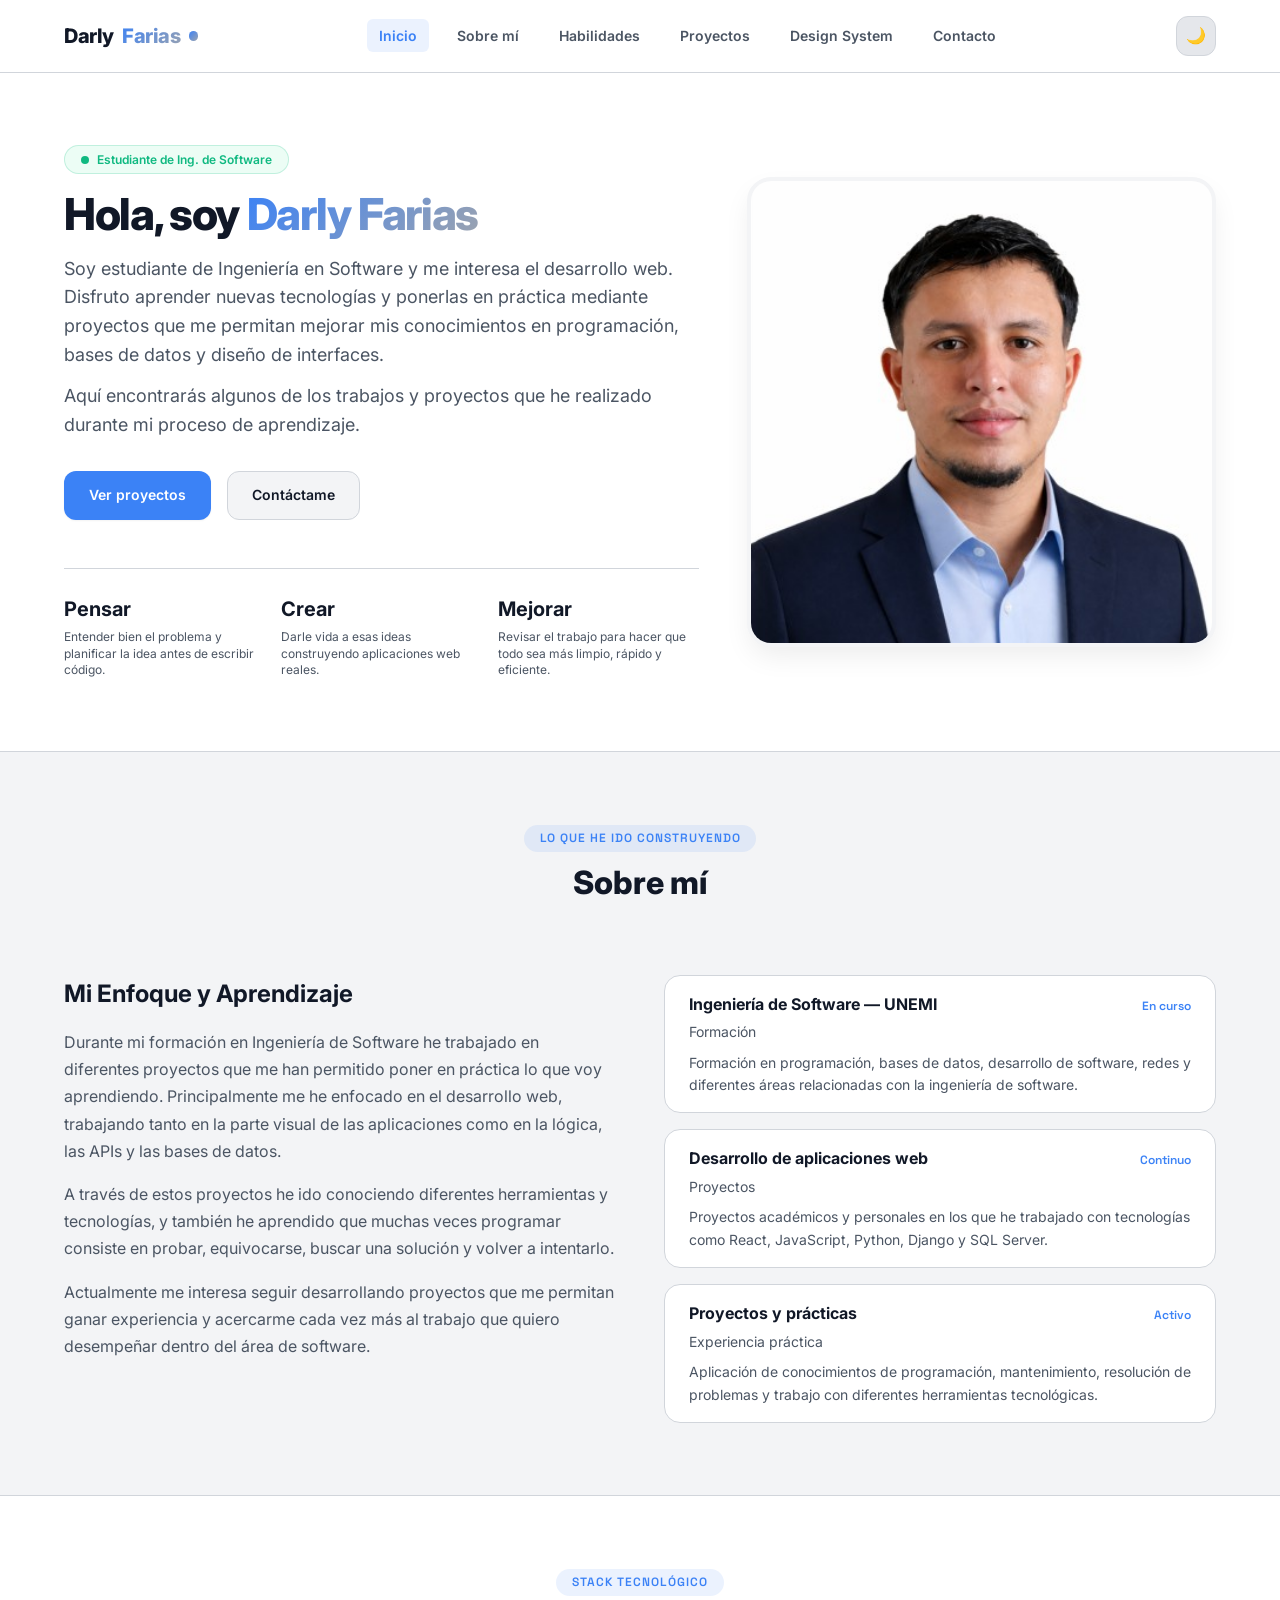
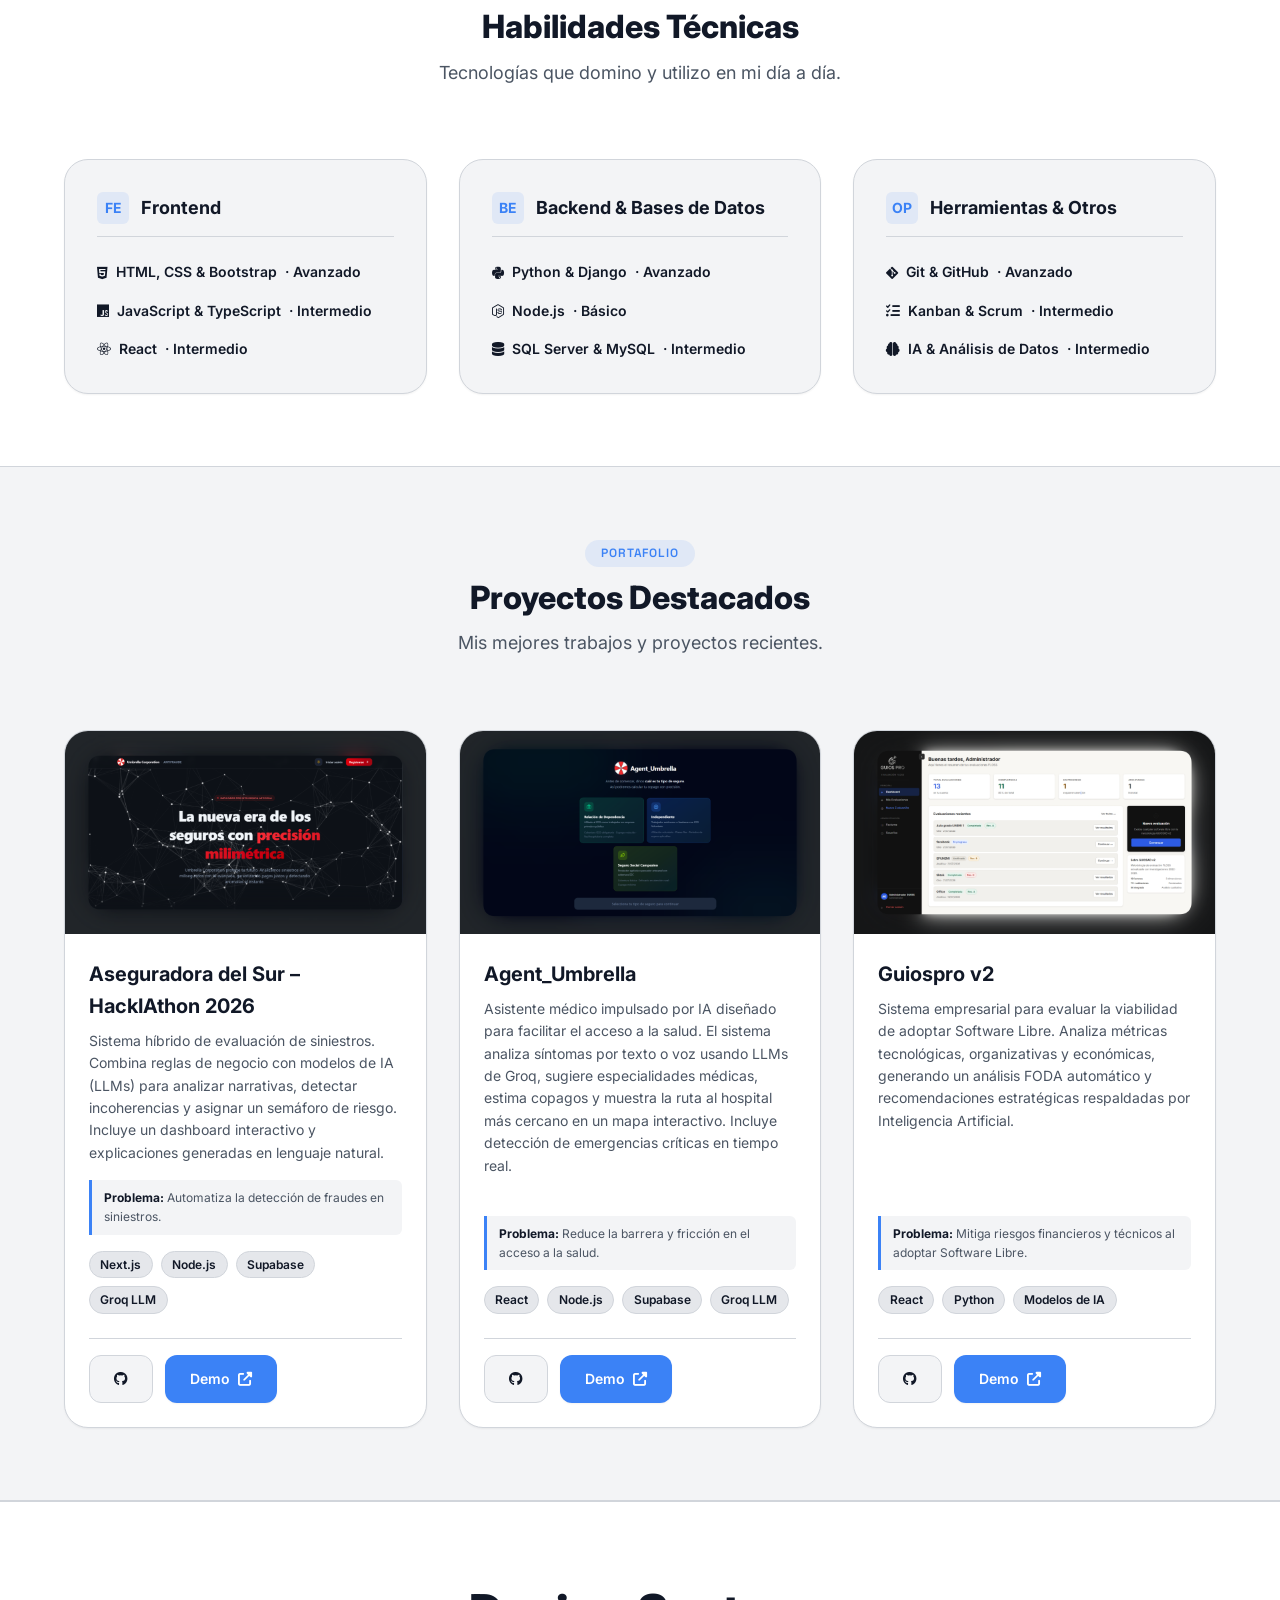
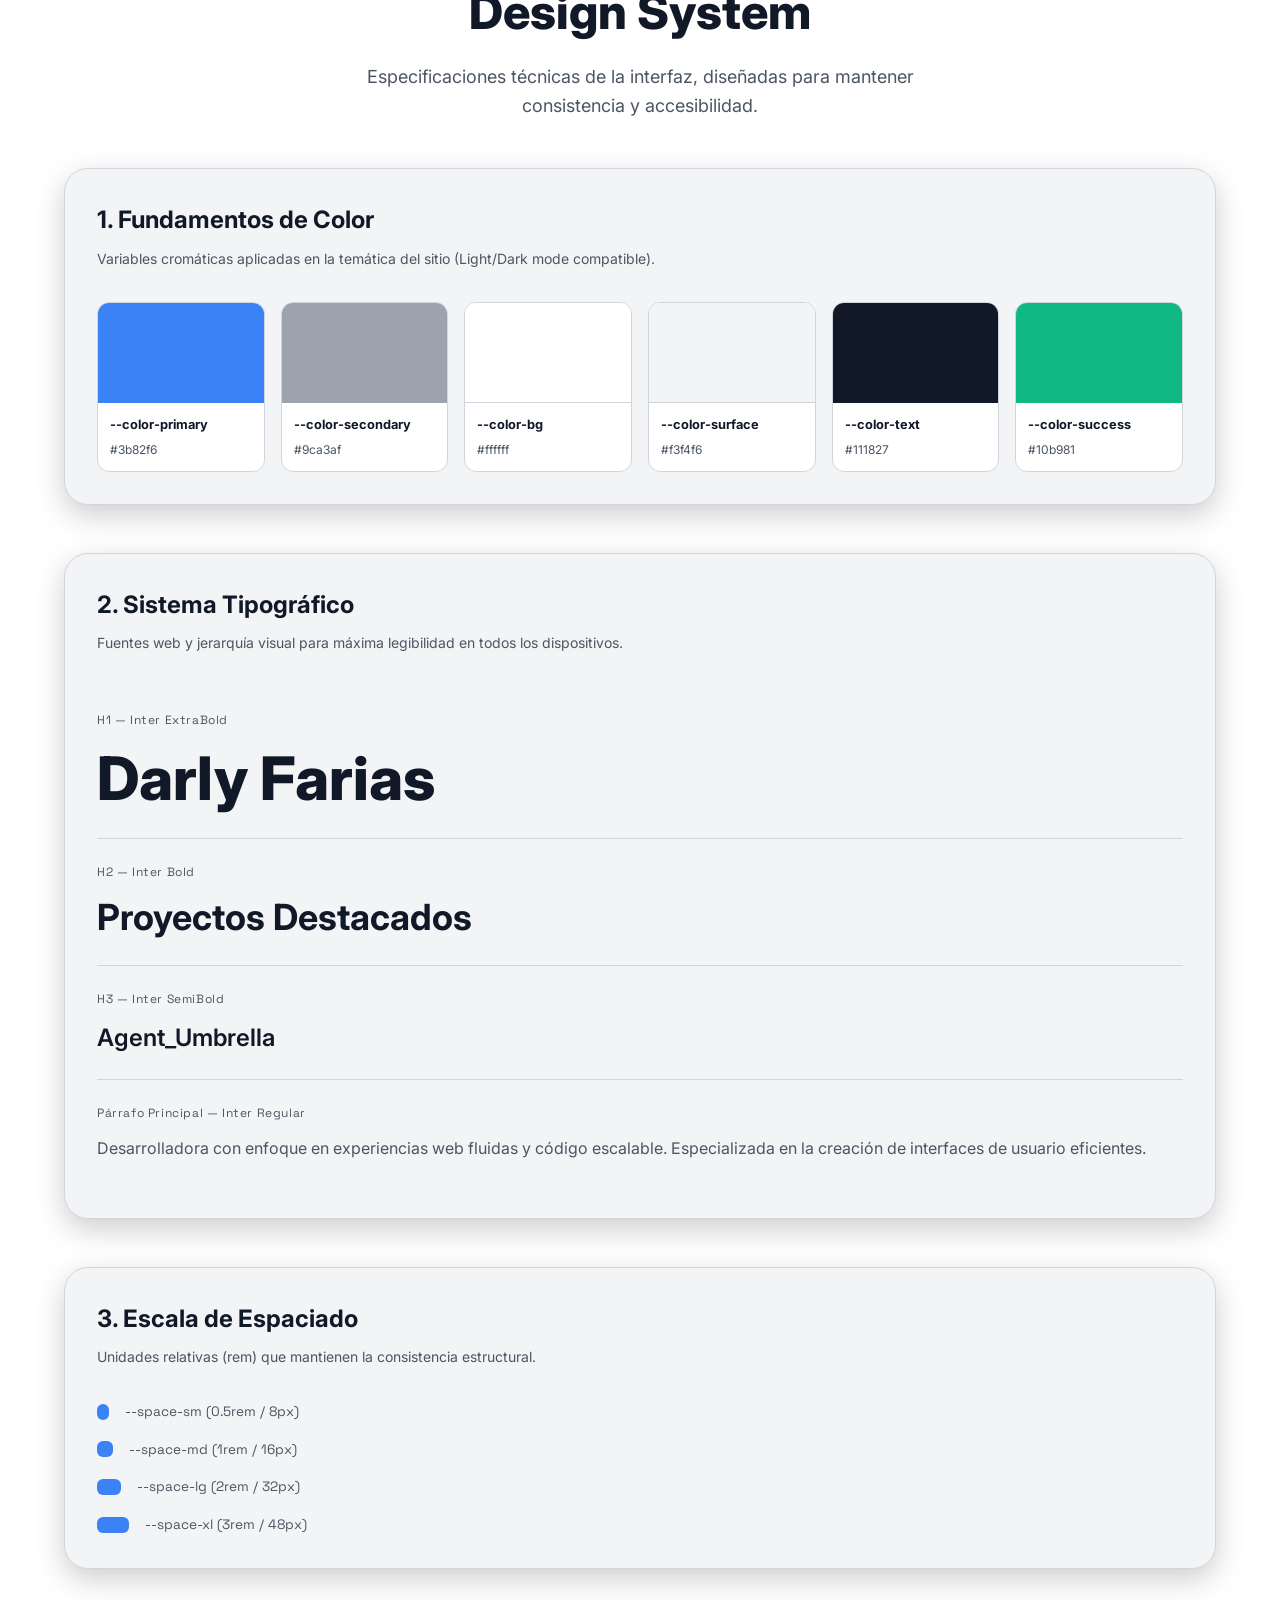
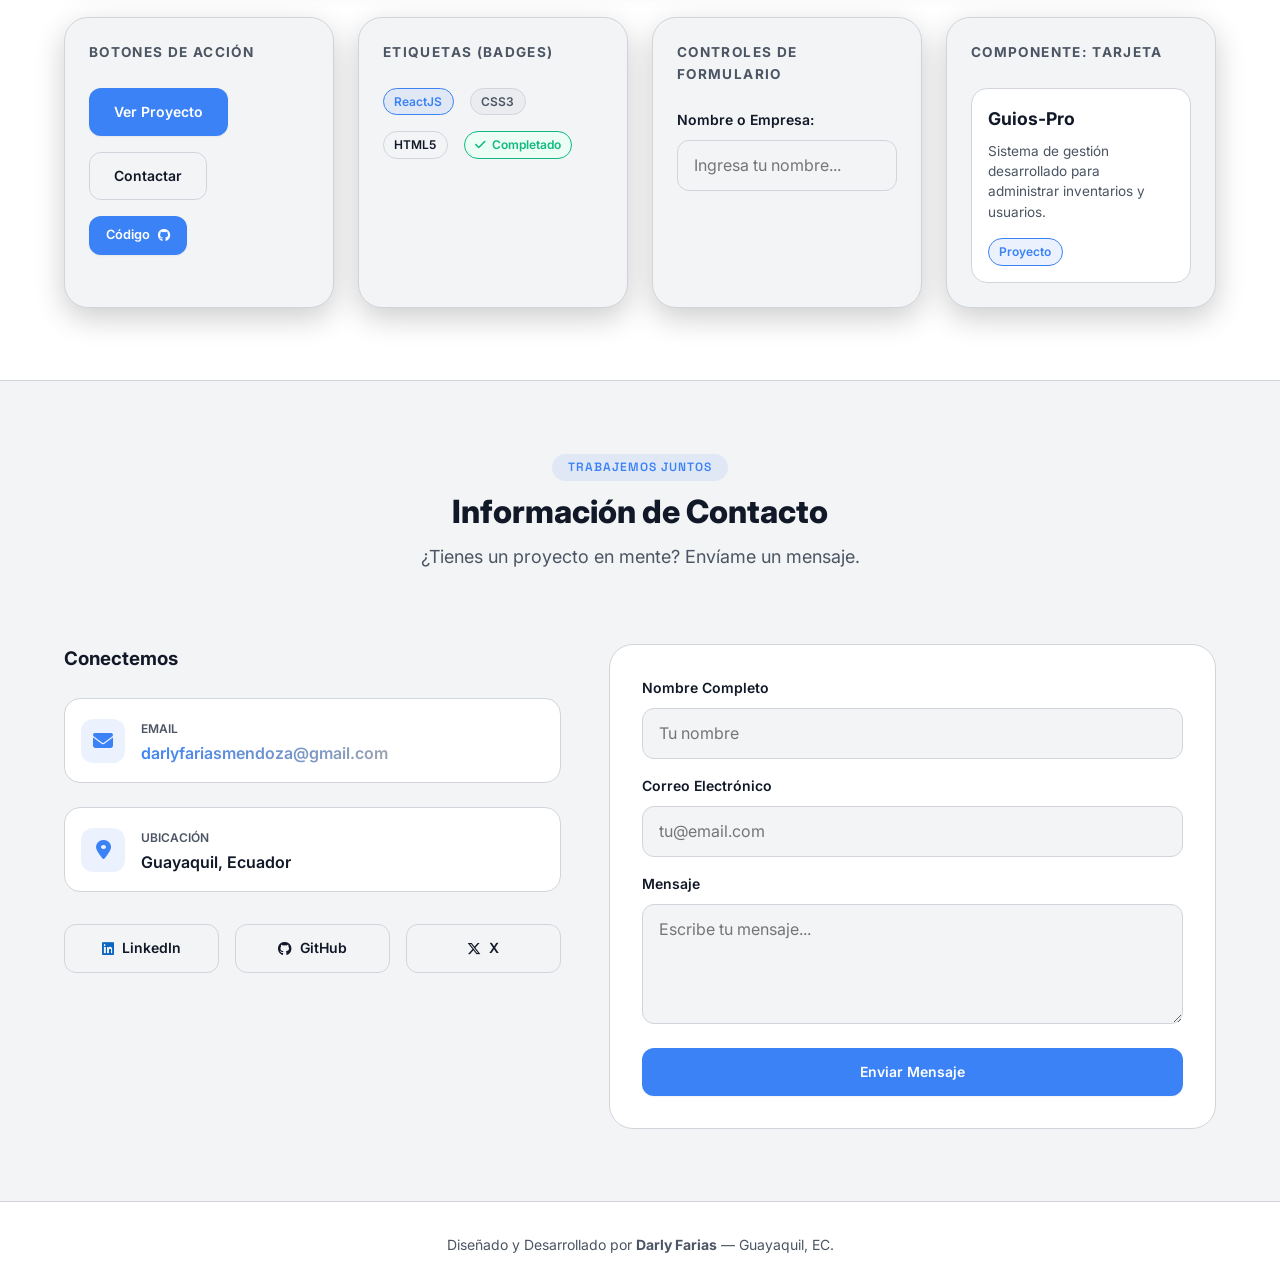
<file: index.html>
<!DOCTYPE html>
<html lang="es" data-theme="light">

<head>
    <meta charset="UTF-8">
    <meta name="viewport" content="width=device-width, initial-scale=1.0">
    <title>Darly Farias | Desarrollador Junior</title>
    <meta name="description" content="Portafolio profesional de Darly Farias, desarrollador Junior.">
    <link rel="preconnect" href="https://fonts.googleapis.com">
    <link rel="preconnect" href="https://fonts.gstatic.com" crossorigin>
    <link
        href="https://fonts.googleapis.com/css2?family=Inter:wght@400;500;600;700&family=Space+Grotesk:wght@500;700&display=swap"
        rel="stylesheet">
    <link rel="stylesheet" href="https://cdnjs.cloudflare.com/ajax/libs/font-awesome/6.5.1/css/all.min.css">
    <link rel="stylesheet" href="Css/styles.css">
</head>

<body>

    <!-- HEADER -->
    <header class="header" id="header">
        <div class="container header-nav">
            <a href="#inicio" class="brand-logo" aria-label="Ir al inicio de Darly Farias">
                <span>Darly</span><span class="text-gradient">Farias</span>
                <span class="brand-dot"></span>
            </a>

            <nav aria-label="Navegación principal">
                <ul class="nav-menu" id="navMenu">
                    <li><a href="#inicio" class="nav-link active">Inicio</a></li>
                    <li><a href="#sobre-mi" class="nav-link">Sobre mí</a></li>
                    <li><a href="#habilidades" class="nav-link">Habilidades</a></li>
                    <li><a href="#proyectos" class="nav-link">Proyectos</a></li>
                    <li><a href="#design-system" class="nav-link">Design System</a></li>
                    <li><a href="#contacto" class="nav-link">Contacto</a></li>
                </ul>
            </nav>

            <div class="header-actions">
                <button id="themeToggle" class="theme-toggle-btn" aria-label="Alternar entre modo claro y oscuro"
                    title="Cambiar tema">
                    <span id="themeIcon">🌙</span>
                </button>
                <button id="mobileMenuBtn" class="mobile-menu-btn" aria-label="Abrir menú de navegación"
                    aria-expanded="false">
                    <i class="fas fa-bars"></i>
                </button>
            </div>
        </div>
    </header>

    <!-- MAIN -->
    <main id="main-content">

        <!-- HERO -->
        <section class="hero-section" id="inicio" aria-labelledby="hero-title">
            <div class="container hero-grid">
                <div class="hero-content">
                    <div class="hero-availability">
                        <span class="availability-pulse"></span>
                        Estudiante de Ing. de Software
                    </div>
                    <h1 id="hero-title" class="hero-title">
                        Hola, soy <span class="text-gradient">Darly Farias</span>
                    </h1>
                    <div class="hero-description ds-hero-desc">
                        <p>
                            Soy estudiante de Ingeniería en Software y me interesa el desarrollo web. Disfruto aprender nuevas tecnologías y ponerlas en práctica mediante proyectos que me permitan mejorar mis conocimientos en programación, bases de datos y diseño de interfaces.
                        </p>
                        <p>
                            Aquí encontrarás algunos de los trabajos y proyectos que he realizado durante mi proceso de aprendizaje.
                        </p>
                    </div>
                    <div class="hero-cta-group">
                        <a href="#proyectos" class="btn btn-primary">Ver proyectos</a>
                        <a href="#contacto" class="btn btn-secondary">Contáctame</a>
                    </div>
                    <div class="hero-metrics">
                        <div class="metric-item">
                            <span class="metric-value">Pensar</span>
                            <span class="metric-label">Entender bien el problema y planificar la idea antes de escribir código.</span>
                        </div>
                        <div class="metric-item">
                            <span class="metric-value">Crear</span>
                            <span class="metric-label">Darle vida a esas ideas construyendo aplicaciones web reales.</span>
                        </div>
                        <div class="metric-item">
                            <span class="metric-value">Mejorar</span>
                            <span class="metric-label">Revisar el trabajo para hacer que todo sea más limpio, rápido y eficiente.</span>
                        </div>
                    </div>
                </div>

                <div class="hero-avatar-card">
                    <figure class="avatar-wrapper">
                        <img src="img/foto.jpg" alt="Fotografía de Darly Farias" width="500" height="500">
                    </figure>
                </div>
            </div>
        </section>

        <!-- SOBRE MÍ -->
        <section class="about-section" id="sobre-mi" aria-labelledby="about-title">
            <div class="container">
                <header class="section-header">
                    <span class="section-badge">Lo que he ido construyendo</span>
                    <h2 id="about-title" class="section-title">Sobre mí</h2>
                </header>

                <div class="about-grid">
                    <article class="about-text">
                        <h3>
                            Mi Enfoque y Aprendizaje
                        </h3>
                        <p>
                            Durante mi formación en Ingeniería de Software he trabajado en diferentes proyectos que me han permitido poner en práctica lo que voy aprendiendo. Principalmente me he enfocado en el desarrollo web, trabajando tanto en la parte visual de las aplicaciones como en la lógica, las APIs y las bases de datos.
                        </p>
                        <p>
                            A través de estos proyectos he ido conociendo diferentes herramientas y tecnologías, y también he aprendido que muchas veces programar consiste en probar, equivocarse, buscar una solución y volver a intentarlo.
                        </p>
                        <p>
                            Actualmente me interesa seguir desarrollando proyectos que me permitan ganar experiencia y acercarme cada vez más al trabajo que quiero desempeñar dentro del área de software.
                        </p>
                    </article>

                    <aside class="academic-timeline" aria-label="Historial">
                        <!-- Tarjeta 1: Formación -->
                        <div class="timeline-card">
                            <div class="timeline-header">
                                <h4 class="timeline-title">Ingeniería de Software — UNEMI</h4>
                                <span class="timeline-period">En curso</span>
                            </div>
                            <p class="timeline-institution">Formación</p>
                            <p class="timeline-desc">Formación en programación, bases de datos, desarrollo de software, redes y diferentes áreas relacionadas con la ingeniería de software.</p>
                        </div>

                        <!-- Tarjeta 2: Proyectos -->
                        <div class="timeline-card">
                            <div class="timeline-header">
                                <h4 class="timeline-title">Desarrollo de aplicaciones web</h4>
                                <span class="timeline-period">Continuo</span>
                            </div>
                            <p class="timeline-institution">Proyectos</p>
                            <p class="timeline-desc">Proyectos académicos y personales en los que he trabajado con tecnologías como React, JavaScript, Python, Django y SQL Server.</p>
                        </div>

                        <!-- Tarjeta 3: Experiencia -->
                        <div class="timeline-card">
                            <div class="timeline-header">
                                <h4 class="timeline-title">Proyectos y prácticas</h4>
                                <span class="timeline-period">Activo</span>
                            </div>
                            <p class="timeline-institution">Experiencia práctica</p>
                            <p class="timeline-desc">Aplicación de conocimientos de programación, mantenimiento, resolución de problemas y trabajo con diferentes herramientas tecnológicas.</p>
                        </div>
                    </aside>
                </div>
            </div>
        </section>

        <!-- HABILIDADES -->
        <section class="skills-section" id="habilidades" aria-labelledby="skills-title">
            <div class="container">
                <header class="section-header">
                    <span class="section-badge">Stack Tecnológico</span>
                    <h2 id="skills-title" class="section-title">Habilidades Técnicas</h2>
                    <p class="section-subtitle">Tecnologías que domino y utilizo en mi día a día.</p>
                </header>

                <div class="skills-categories-grid">
                    <article class="skill-category-card">
                        <header class="category-header">
                            <div class="category-icon">FE</div>
                            <h3 class="category-title">Frontend</h3>
                        </header>
                        <ul class="skills-list">
                            <li class="skill-item">
                                <div class="skill-meta">
                                    <span class="skill-name"><i class="fab fa-html5"></i> HTML, CSS & Bootstrap <span class="skill-level">· Avanzado</span></span>
                                </div>
                            </li>
                            <li class="skill-item">
                                <div class="skill-meta">
                                    <span class="skill-name"><i class="fab fa-js"></i> JavaScript & TypeScript <span class="skill-level">· Intermedio</span></span>
                                </div>
                            </li>
                            <li class="skill-item">
                                <div class="skill-meta">
                                    <span class="skill-name"><i class="fab fa-react"></i> React <span class="skill-level">· Intermedio</span></span>
                                </div>
                            </li>
                        </ul>
                    </article>

                    <article class="skill-category-card">
                        <header class="category-header">
                            <div class="category-icon">BE</div>
                            <h3 class="category-title">Backend & Bases de Datos</h3>
                        </header>
                        <ul class="skills-list">
                            <li class="skill-item">
                                <div class="skill-meta">
                                    <span class="skill-name"><i class="fab fa-python"></i> Python & Django <span class="skill-level">· Avanzado</span></span>
                                </div>
                            </li>
                            <li class="skill-item">
                                <div class="skill-meta">
                                    <span class="skill-name"><i class="fab fa-node-js"></i> Node.js <span class="skill-level">· Básico</span></span>
                                </div>
                            </li>
                            <li class="skill-item">
                                <div class="skill-meta">
                                    <span class="skill-name"><i class="fas fa-database"></i> SQL Server & MySQL <span class="skill-level">· Intermedio</span></span>
                                </div>
                            </li>
                        </ul>
                    </article>

                    <article class="skill-category-card">
                        <header class="category-header">
                            <div class="category-icon">OP</div>
                            <h3 class="category-title">Herramientas & Otros</h3>
                        </header>
                        <ul class="skills-list">
                            <li class="skill-item">
                                <div class="skill-meta">
                                    <span class="skill-name"><i class="fab fa-git-alt"></i> Git & GitHub <span class="skill-level">· Avanzado</span></span>
                                </div>
                            </li>
                            <li class="skill-item">
                                <div class="skill-meta">
                                    <span class="skill-name"><i class="fas fa-tasks"></i> Kanban & Scrum <span class="skill-level">· Intermedio</span></span>
                                </div>
                            </li>
                            <li class="skill-item">
                                <div class="skill-meta">
                                    <span class="skill-name"><i class="fas fa-brain"></i> IA & Análisis de Datos <span class="skill-level">· Intermedio</span></span>
                                </div>
                            </li>
                        </ul>
                    </article>
                </div>
            </div>
        </section>

        <!-- PROYECTOS -->
        <section class="projects-section" id="proyectos" aria-labelledby="projects-title">
            <div class="container">
                <header class="section-header">
                    <span class="section-badge">Portafolio</span>
                    <h2 id="projects-title" class="section-title">Proyectos Destacados</h2>
                    <p class="section-subtitle">Mis mejores trabajos y proyectos recientes.</p>
                </header>

                <div class="projects-grid" id="projectsGrid">
                    <!-- Proyecto 1 -->
                    <article class="project-card" data-category="ia">
                        <figure class="project-figure">
                            <img src="img/Aseguradora_sur.png" alt="Detector de Fraudes">
                        </figure>
                        <div class="project-body">
                            <h3 class="project-title">Aseguradora del Sur – HackIAthon 2026</h3>
                            <p class="project-description">
                                Sistema híbrido de evaluación de siniestros. Combina reglas de negocio con modelos de IA (LLMs) para analizar narrativas, detectar incoherencias y asignar un semáforo de riesgo. Incluye un dashboard interactivo y explicaciones generadas en lenguaje natural.
                            </p>
                            <div class="project-problem">
                                <strong>Problema:</strong> Automatiza la detección de fraudes en siniestros.
                            </div>
                            <div class="project-tags">
                                <span class="badge">Next.js</span>
                                <span class="badge">Node.js</span>
                                <span class="badge">Supabase</span>
                                <span class="badge">Groq LLM</span>
                            </div>
                            <footer class="project-footer">
                                <a href="https://github.com/danilo323/Aseguradora-Del-Sur" target="_blank"
                                    class="btn btn-secondary"><i class="fab fa-github"></i></a>
                                <a href="https://aseguradora-del-sur.vercel.app/" target="_blank"
                                    class="btn btn-primary">Demo <i class="fas fa-external-link-alt"></i></a>
                            </footer>
                        </div>
                    </article>

                    <!-- Proyecto 2 -->
                    <article class="project-card" data-category="react">
                        <figure class="project-figure">
                            <img src="img/umbrella_proyect.png" alt="Agente Umbrella">
                        </figure>
                        <div class="project-body">
                            <h3 class="project-title">Agent_Umbrella</h3>
                            <p class="project-description">
                                Asistente médico impulsado por IA diseñado para facilitar el acceso a la salud. El sistema analiza síntomas por texto o voz usando LLMs de Groq, sugiere especialidades médicas, estima copagos y muestra la ruta al hospital más cercano en un mapa interactivo. Incluye detección de emergencias críticas en tiempo real.
                            </p>
                            <div class="project-problem">
                                <strong>Problema:</strong> Reduce la barrera y fricción en el acceso a la salud.
                            </div>
                            <div class="project-tags">
                                <span class="badge">React</span>
                                <span class="badge">Node.js</span>
                                <span class="badge">Supabase</span>
                                <span class="badge">Groq LLM</span>
                            </div>
                            <footer class="project-footer">
                                <a href="https://github.com/FranciscoArias10/Propuesta-proyecto-hospital-hackathon"
                                    target="_blank" class="btn btn-secondary"><i class="fab fa-github"></i></a>
                                <a href="https://hackiathon-viamatica.netlify.app/" target="_blank"
                                    class="btn btn-primary">Demo <i class="fas fa-external-link-alt"></i></a>
                            </footer>
                        </div>
                    </article>

                    <!-- Proyecto 3 -->
                    <article class="project-card" data-category="analytics">
                        <figure class="project-figure">
                            <img src="img/Guiospro.png" alt="Guiospro">
                        </figure>
                        <div class="project-body">
                            <h3 class="project-title">Guiospro v2</h3>
                            <p class="project-description">
                                Sistema empresarial para evaluar la viabilidad de adoptar Software Libre. Analiza métricas tecnológicas, organizativas y económicas, generando un análisis FODA automático y recomendaciones estratégicas respaldadas por Inteligencia Artificial.
                            </p>
                            <div class="project-problem">
                                <strong>Problema:</strong> Mitiga riesgos financieros y técnicos al adoptar Software Libre.
                            </div>
                            <div class="project-tags">
                                <span class="badge">React</span>
                                <span class="badge">Python</span>
                                <span class="badge">Modelos de IA</span>
                            </div>
                            <footer class="project-footer">
                                <a href="https://github.com/AaronBayas/GUIOS_PRO_v1" target="_blank"
                                    class="btn btn-secondary"><i class="fab fa-github"></i></a>
                                <a href="https://guios-pro-v1.vercel.app/" target="_blank" class="btn btn-primary">Demo
                                    <i class="fas fa-external-link-alt"></i></a>
                            </footer>
                        </div>
                    </article>
                </div>
            </div>
        </section>



                                <!-- DESIGN SYSTEM -->
        <section class="design-system-section" id="design-system" aria-labelledby="design-system-title">
            <div class="container">
                <header class="ds-main-header">
                    <h2 id="design-system-title" class="ds-main-title">Design System</h2>
                    <p class="ds-main-subtitle">Especificaciones técnicas de la interfaz, diseñadas para mantener consistencia y accesibilidad.</p>
                </header>

                <div class="ds-pro-container">
                    <!-- 1. Paleta de Colores -->
                    <div class="ds-pro-panel">
                        <h3 class="ds-pro-heading">1. Fundamentos de Color</h3>
                        <p class="ds-pro-desc">Variables cromáticas aplicadas en la temática del sitio (Light/Dark mode compatible).</p>
                        
                        <div class="ds-pro-color-grid">
                            <div class="ds-pro-color-card">
                                <div class="ds-pro-color-swatch swatch-primary"></div>
                                <div class="ds-pro-color-info">
                                    <span class="ds-pro-color-var">--color-primary</span>
                                    <span class="ds-pro-color-hex">#3b82f6</span>
                                </div>
                            </div>
                            <div class="ds-pro-color-card">
                                <div class="ds-pro-color-swatch swatch-secondary"></div>
                                <div class="ds-pro-color-info">
                                    <span class="ds-pro-color-var">--color-secondary</span>
                                    <span class="ds-pro-color-hex">#9ca3af</span>
                                </div>
                            </div>
                            <div class="ds-pro-color-card">
                                <div class="ds-pro-color-swatch swatch-bg swatch-border"></div>
                                <div class="ds-pro-color-info">
                                    <span class="ds-pro-color-var">--color-bg</span>
                                    <span class="ds-pro-color-hex">#ffffff</span>
                                </div>
                            </div>
                            <div class="ds-pro-color-card">
                                <div class="ds-pro-color-swatch swatch-surface swatch-border"></div>
                                <div class="ds-pro-color-info">
                                    <span class="ds-pro-color-var">--color-surface</span>
                                    <span class="ds-pro-color-hex">#f3f4f6</span>
                                </div>
                            </div>
                            <div class="ds-pro-color-card">
                                <div class="ds-pro-color-swatch swatch-text"></div>
                                <div class="ds-pro-color-info">
                                    <span class="ds-pro-color-var">--color-text</span>
                                    <span class="ds-pro-color-hex">#111827</span>
                                </div>
                            </div>
                            <div class="ds-pro-color-card">
                                <div class="ds-pro-color-swatch swatch-success"></div>
                                <div class="ds-pro-color-info">
                                    <span class="ds-pro-color-var">--color-success</span>
                                    <span class="ds-pro-color-hex">#10b981</span>
                                </div>
                            </div>
                        </div>
                    </div>

                    <!-- 2. Tipografía -->
                    <div class="ds-pro-panel">
                        <h3 class="ds-pro-heading">2. Sistema Tipográfico</h3>
                        <p class="ds-pro-desc">Fuentes web y jerarquía visual para máxima legibilidad en todos los dispositivos.</p>
                        
                        <div class="ds-pro-typo-list">
                            <div class="ds-pro-typo-item">
                                <span class="ds-pro-typo-meta">H1 — Inter ExtraBold</span>
                                <div class="ds-pro-typo-sample h1">Darly Farias</div>
                            </div>
                            <div class="ds-pro-typo-item">
                                <span class="ds-pro-typo-meta">H2 — Inter Bold</span>
                                <div class="ds-pro-typo-sample h2">Proyectos Destacados</div>
                            </div>
                            <div class="ds-pro-typo-item">
                                <span class="ds-pro-typo-meta">H3 — Inter SemiBold</span>
                                <div class="ds-pro-typo-sample h3">Agent_Umbrella</div>
                            </div>
                            <div class="ds-pro-typo-item">
                                <span class="ds-pro-typo-meta">Párrafo Principal — Inter Regular</span>
                                <div class="ds-pro-typo-sample p">Desarrolladora con enfoque en experiencias web fluidas y código escalable. Especializada en la creación de interfaces de usuario eficientes.</div>
                            </div>
                        </div>
                    </div>

                    <!-- 3. Espaciado -->
                    <div class="ds-pro-panel">
                        <h3 class="ds-pro-heading">3. Escala de Espaciado</h3>
                        <p class="ds-pro-desc">Unidades relativas (rem) que mantienen la consistencia estructural.</p>
                        
                        <div class="ds-spacing-list">
                            <div class="ds-spacing-item">
                                <div class="ds-spacing-box box-sm"></div>
                                <span class="ds-spacing-meta">--space-sm (0.5rem / 8px)</span>
                            </div>
                            <div class="ds-spacing-item">
                                <div class="ds-spacing-box box-md"></div>
                                <span class="ds-spacing-meta">--space-md (1rem / 16px)</span>
                            </div>
                            <div class="ds-spacing-item">
                                <div class="ds-spacing-box box-lg"></div>
                                <span class="ds-spacing-meta">--space-lg (2rem / 32px)</span>
                            </div>
                            <div class="ds-spacing-item">
                                <div class="ds-spacing-box box-xl"></div>
                                <span class="ds-spacing-meta">--space-xl (3rem / 48px)</span>
                            </div>
                        </div>
                    </div>

                    <!-- 4. UI Kit -->
                    <div class="ds-pro-grid">
                        <div class="ds-pro-panel ds-pro-box">
                            <h4 class="ds-pro-box-title">Botones de Acción</h4>
                            <div class="ds-pro-box-content flex-row-wrap">
                                <button class="btn btn-primary">Ver Proyecto</button>
                                <button class="btn btn-secondary">Contactar</button>
                                <button class="btn btn-primary btn-sm">Código <i class="fab fa-github"></i></button>
                            </div>
                        </div>

                        <div class="ds-pro-panel ds-pro-box">
                            <h4 class="ds-pro-box-title">Etiquetas (Badges)</h4>
                            <div class="ds-pro-box-content flex-row-wrap">
                                <span class="badge badge-primary">ReactJS</span>
                                <span class="badge badge-secondary">CSS3</span>
                                <span class="badge badge-neutral">HTML5</span>
                                <span class="badge badge-success"><i class="fas fa-check"></i> Completado</span>
                            </div>
                        </div>

                        <div class="ds-pro-panel ds-pro-box">
                            <h4 class="ds-pro-box-title">Controles de Formulario</h4>
                            <div class="ds-pro-box-content w-full">
                                <div class="form-group w-full mb-0">
                                    <label class="form-label">Nombre o Empresa:</label>
                                    <input type="text" class="form-input w-full mb-0" placeholder="Ingresa tu nombre...">
                                </div>
                            </div>
                        </div>

                        <div class="ds-pro-panel ds-pro-box">
                            <h4 class="ds-pro-box-title">Componente: Tarjeta</h4>
                            <div class="ds-pro-box-content w-full">
                                <div class="ds-pro-example-card w-full">
                                    <h5 class="card-title-example">Guios-Pro</h5>
                                    <p class="card-text-example">Sistema de gestión desarrollado para administrar inventarios y usuarios.</p>
                                    <span class="badge badge-primary">Proyecto</span>
                                </div>
                            </div>
                        </div>
                    </div>
                </div>
            </div>
        </section>


        <!-- CONTACTO -->
        <section class="contact-section" id="contacto" aria-labelledby="contact-title">
            <div class="container">
                <header class="section-header">
                    <span class="section-badge">Trabajemos Juntos</span>
                    <h2 id="contact-title" class="section-title">Información de Contacto</h2>
                    <p class="section-subtitle">¿Tienes un proyecto en mente? Envíame un mensaje.</p>
                </header>

                <div class="contact-grid">
                    <div class="contact-info-panel">
                        <h3 class="ds-typo-h1">Conectemos</h3>

                        <div class="contact-method-card">
                            <div class="contact-icon-wrapper"><i class="fas fa-envelope"></i></div>
                            <div>
                                <span class="contact-detail-title">Email</span>
                                <div class="contact-detail-value">
                                    <a href="mailto:darlyfariasmendoza@gmail.com" class="text-gradient">darlyfariasmendoza@gmail.com</a>
                                </div>
                            </div>
                        </div>

                        <div class="contact-method-card">
                            <div class="contact-icon-wrapper"><i class="fas fa-map-marker-alt"></i></div>
                            <div>
                                <span class="contact-detail-title">Ubicación</span>
                                <div class="contact-detail-value">Guayaquil, Ecuador</div>
                            </div>
                        </div>

                        <div class="social-btn-group">
                            <a href="https://www.linkedin.com/in/darly-farias-574b0433a/" target="_blank"
                                class="btn btn-secondary social-btn">
                                <i class="fab fa-linkedin linkedin-icon"></i> LinkedIn
                            </a>
                            <a href="https://github.com/Darly23" target="_blank" class="btn btn-secondary social-btn">
                                <i class="fab fa-github"></i> GitHub
                            </a>
                            <a href="https://x.com/Darlyfarias2" target="_blank" class="btn btn-secondary social-btn">
                                <i class="fab fa-x-twitter"></i> X
                            </a>
                        </div>
                    </div>

                    <form class="contact-form" id="contactForm">
                        <div class="form-group">
                            <label for="userName" class="form-label">Nombre Completo</label>
                            <input type="text" id="userName" class="form-input" placeholder="Tu nombre" required>
                        </div>
                        <div class="form-group">
                            <label for="userEmail" class="form-label">Correo Electrónico</label>
                            <input type="email" id="userEmail" class="form-input" placeholder="tu@email.com" required>
                        </div>
                        <div class="form-group">
                            <label for="userMessage" class="form-label">Mensaje</label>
                            <textarea id="userMessage" class="form-textarea" placeholder="Escribe tu mensaje..."
                                required></textarea>
                        </div>
                        <button type="submit" class="btn btn-primary btn-submit">Enviar Mensaje</button>
                    </form>
                </div>
            </div>
        </section>

    </main>

    <footer class="site-footer">
        <div class="container footer-content">
            <div class="footer-text footer-text-center">
                Diseñado y Desarrollado por <strong>Darly Farias</strong> — Guayaquil, EC.
            </div>
        </div>
    </footer>

    <button id="backToTopBtn" class="back-to-top" aria-label="Volver al inicio" title="Volver arriba">
        <i class="fas fa-arrow-up"></i>
    </button>

    <script src="Js/script.js"></script>
</body>

</html>
</file>
<file: Css/styles.css>
/* ==========================================================================
   CSS Y ARQUITECTURA VISUAL: Variables ajustadas a la paleta de Darly Farias
   ========================================================================== */
:root {
  /* Paleta Light Mode (usando el esquema claro solicitado, pero mantenemos tu azul vibrante) */
  --color-primary: #3b82f6;
  --color-primary-hover: #2563eb;
  --color-primary-light: rgba(59, 130, 246, 0.1);
  --color-secondary: #9ca3af;
  --color-secondary-hover: #6b7280;
  --color-secondary-light: rgba(156, 163, 175, 0.1);

  --color-background: #ffffff;
  --color-surface: #f3f4f6;
  --color-surface-subtle: #e5e7eb;
  --color-surface-border: #d1d5db;


  --color-text: #111827;
  --color-text-muted: #4b5563;
  --color-text-subtle: #6b7280;
  --color-text-inverse: #ffffff;

  --color-success: #10b981;
  --color-success-bg: #ecfdf5;

  /* Tipografia: Definimos las fuentes que usaremos en toda la pagina (Inter para textos legibles) */
  --font-primary: 'Inter', system-ui, sans-serif;
  --font-mono: 'Space Grotesk', monospace;

  /* Escala Tipografica Fluida: Tamanos de letra que crecen y se encogen dependiendo del tamano de la pantalla usando rem (relativos al tamano base) */
  --text-xs: 0.75rem;
  --text-sm: 0.875rem;
  --text-base: 1rem;
  --text-lg: 1.125rem;
  --text-xl: 1.25rem;
  --text-2xl: 1.5rem;
  --text-3xl: 2rem;
  --text-4xl: 2.75rem;

  /* Escala de Espaciado: Margenes y rellenos consistentes para mantener la misma distancia en todos los componentes */
  --space-2xs: 0.25rem;
  --space-xs: 0.5rem;
  --space-sm: 0.75rem;
  --space-md: 1rem;
  --space-lg: 1.5rem;
  --space-xl: 2rem;
  --space-2xl: 3rem;
  --space-3xl: 4.5rem;

  /* Bordes y Esquinas: Variables para redondear botones y tarjetas de forma uniforme */
  --radius-sm: 0.375rem;
  --radius-md: 0.75rem;
  --radius-lg: 1rem;
  --radius-xl: 1.5rem;
  --radius-full: 9999px;

  /* Sombras: Definimos la profundidad visual para que las tarjetas parezcan flotar (efecto de elevacion) */
  --shadow-sm: 0 1px 2px 0 rgb(0 0 0 / 0.05);
  --shadow-md: 0 4px 6px -1px rgb(0 0 0 / 0.08);
  --shadow-lg: 0 10px 15px -3px rgb(0 0 0 / 0.08);
  --shadow-card: 0 12px 28px -4px rgb(0 0 0 / 0.08);

  --transition-fast: 150ms ease-in-out;
  --transition-base: 250ms cubic-bezier(0.4, 0, 0.2, 1);
}

/* Tema Oscuro (Los colores puristas que solicitaste) */
[data-theme="dark"] {
  --color-primary: #3b82f6;
  --color-primary-hover: #60a5fa;
  --color-primary-light: rgba(59, 130, 246, 0.15);
  --color-secondary: #9ca3af;
  --color-secondary-hover: #d1d5db;
  --color-secondary-light: rgba(156, 163, 175, 0.15);

  --color-background: #050505;
  /* Black Puro */
  --color-surface: #141414;
  /* Gris muy oscuro */
  --color-surface-subtle: #1e1e1e;
  --color-surface-border: #333333;

  --color-text: #ffffff;
  --color-text-muted: #a1a1aa;
  --color-text-subtle: #71717a;
  --color-text-inverse: #050505;

  --shadow-sm: 0 1px 2px 0 rgb(0 0 0 / 0.3);
  --shadow-md: 0 4px 6px -1px rgb(0 0 0 / 0.4);
  --shadow-lg: 0 10px 15px -3px rgb(0 0 0 / 0.5);
  --shadow-card: 0 14px 30px -4px rgb(0 0 0 / 0.6);
}

/* ==========================================================================
   Reset & Base
   ========================================================================== */
*,
*::before,
*::after {
  box-sizing: border-box;
  margin: 0;
  padding: 0;
}

html {
  scroll-behavior: smooth;
  scroll-padding-top: 5.5rem;
}

body {
  font-family: var(--font-primary);
  font-size: var(--text-base);
  line-height: 1.6;
  color: var(--color-text);
  background-color: var(--color-background);
  transition: background-color var(--transition-base), color var(--transition-base);
  -webkit-font-smoothing: antialiased;
  overflow-x: hidden;
}

img {
  max-width: 100%;
  height: auto;
  display: block;
}

a {
  color: inherit;
  text-decoration: none;
}

button,
input,
textarea,
select {
  font: inherit;
}

.container {
  width: 100%;
  max-width: 1200px;
  margin-inline: auto;
  padding-inline: var(--space-lg);
}

/* ==========================================================================
   ENCABEZADOS DE SECCION
   Aqui definimos el estilo de los titulos principales de cada parte de la pagina (ej. 'Sobre mi', 'Proyectos').
   ========================================================================== */
.section-header {
  text-align: center;
  max-width: 720px;
  margin-inline: auto;
  margin-bottom: var(--space-3xl);
}

.section-badge {
  display: inline-flex;
  align-items: center;
  gap: var(--space-xs);
  padding: var(--space-2xs) var(--space-md);
  background-color: var(--color-primary-light);
  color: var(--color-primary);
  font-family: var(--font-mono);
  font-size: var(--text-xs);
  font-weight: 600;
  text-transform: uppercase;
  letter-spacing: 0.08em;
  border-radius: var(--radius-full);
  margin-bottom: var(--space-sm);
}

.section-title {
  font-size: var(--text-3xl);
  font-weight: 800;
  color: var(--color-text);
  line-height: 1.2;
  margin-bottom: var(--space-sm);
}

.section-subtitle {
  font-size: var(--text-lg);
  color: var(--color-text-muted);
}

/* ==========================================================================
   HEADER & NAVEGACION
   Estilos para la barra superior donde esta el logo y el menu de navegacion.
   Incluye la logica para que el menu se vuelva un boton de hamburguesa en moviles.
   ========================================================================== */
.header {
  position: sticky;
  top: 0;
  z-index: 100;
  background-color: rgba(255, 255, 255, 0.85);
  backdrop-filter: blur(12px);
  -webkit-backdrop-filter: blur(12px);
  border-bottom: 1px solid var(--color-surface-border);
  transition: background-color var(--transition-base), border-color var(--transition-base);
}

[data-theme="dark"] .header {
  background-color: rgba(5, 5, 5, 0.85);
}

.header-nav {
  display: flex;
  align-items: center;
  justify-content: space-between;
  height: 4.5rem;
}

.brand-logo {
  display: flex;
  align-items: center;
  gap: var(--space-xs);
  font-weight: 800;
  font-size: var(--text-xl);
  color: var(--color-text);
  letter-spacing: -0.02em;
}

.brand-dot {
  width: 0.6rem;
  height: 0.6rem;
  background: linear-gradient(135deg, var(--color-primary), var(--color-secondary));
  border-radius: var(--radius-full);
  display: inline-block;
}

.nav-menu {
  display: flex;
  align-items: center;
  list-style: none;
  gap: var(--space-md);
}

.nav-link {
  font-size: var(--text-sm);
  font-weight: 600;
  color: var(--color-text-muted);
  padding: var(--space-xs) var(--space-sm);
  border-radius: var(--radius-sm);
  transition: color var(--transition-fast), background-color var(--transition-fast);
}

.nav-link:hover,
.nav-link.active {
  color: var(--color-primary);
  background-color: var(--color-primary-light);
}

.header-actions {
  display: flex;
  align-items: center;
  gap: var(--space-sm);
}

.theme-toggle-btn {
  background: var(--color-surface-subtle);
  border: 1px solid var(--color-surface-border);
  color: var(--color-text);
  width: 2.5rem;
  height: 2.5rem;
  border-radius: var(--radius-md);
  display: flex;
  align-items: center;
  justify-content: center;
  cursor: pointer;
  transition: all var(--transition-fast);
}

.theme-toggle-btn:hover {
  background: var(--color-surface-border);
}

.mobile-menu-btn {
  display: none;
  background: transparent;
  border: none;
  color: var(--color-text);
  font-size: 1.5rem;
  cursor: pointer;
  padding: var(--space-xs);
}

/* ==========================================================================
   HERO / INICIO
   Es la seccion principal o 'portada' que el usuario ve apenas entra a la pagina.
   Contiene tu foto, tu rol principal y los botones de llamado a la accion.
   ========================================================================== */
.hero-section {
  padding-block: var(--space-3xl);
  position: relative;
  overflow: hidden;
}

.hero-grid {
  display: grid;
  grid-template-columns: 1.15fr 0.85fr;
  gap: var(--space-2xl);
  align-items: center;
}

.hero-content {
  display: flex;
  flex-direction: column;
  align-items: flex-start;
}

.hero-availability {
  display: inline-flex;
  align-items: center;
  gap: var(--space-xs);
  background-color: var(--color-success-bg);
  color: var(--color-success);
  border: 1px solid rgba(16, 185, 129, 0.2);
  font-size: var(--text-xs);
  font-weight: 600;
  padding: var(--space-2xs) var(--space-md);
  border-radius: var(--radius-full);
  margin-bottom: var(--space-md);
}

.availability-pulse {
  width: 8px;
  height: 8px;
  background-color: var(--color-success);
  border-radius: var(--radius-full);
  animation: pulseDot 2s infinite;
}

@keyframes pulseDot {

  0%,
  100% {
    opacity: 1;
    transform: scale(1);
  }

  50% {
    opacity: 0.4;
    transform: scale(1.2);
  }
}

.hero-title {
  font-size: var(--text-4xl);
  font-weight: 800;
  line-height: 1.1;
  letter-spacing: -0.03em;
  margin-bottom: var(--space-md);
  color: var(--color-text);
}

.text-gradient {
  background: linear-gradient(135deg, var(--color-primary), var(--color-secondary));
  -webkit-background-clip: text;
  -webkit-text-fill-color: transparent;
}

.hero-description {
  font-size: var(--text-lg);
  color: var(--color-text-muted);
  margin-bottom: var(--space-xl);
  line-height: 1.6;
}

.ds-hero-desc {
  display: flex;
  flex-direction: column;
  gap: var(--space-sm);
}

.hero-cta-group {
  display: flex;
  flex-wrap: wrap;
  gap: var(--space-md);
  margin-bottom: var(--space-2xl);
}

.hero-metrics {
  display: grid;
  grid-template-columns: repeat(3, 1fr);
  gap: var(--space-md);
  padding-top: var(--space-lg);
  border-top: 1px solid var(--color-surface-border);
  width: 100%;
  text-align: left;
}

.metric-item {
  display: flex;
  flex-direction: column;
}

.metric-value {
  font-size: var(--text-xl);
  font-weight: 700;
  color: var(--color-text);
}

.metric-label {
  font-size: var(--text-xs);
  line-height: 1.4;
  display: block;
  margin-top: 4px;
  color: var(--color-text-muted);
  text-transform: none;
  letter-spacing: normal;
}

.hero-avatar-card {
  position: relative;
}

.avatar-wrapper {
  position: relative;
  border-radius: var(--radius-xl);
  overflow: hidden;
  box-shadow: var(--shadow-card);
  border: 4px solid var(--color-surface);
  background-color: var(--color-surface);
}

.avatar-wrapper img {
  width: 100%;
  aspect-ratio: 1/1;
  object-fit: cover;
  transform: scale(1.02);
  transition: transform var(--transition-base);
}

.avatar-wrapper:hover img {
  transform: scale(1.06);
}

.floating-card {
  position: absolute;
  bottom: -1.25rem;
  left: -1.25rem;
  background: var(--color-surface);
  border: 1px solid var(--color-surface-border);
  border-radius: var(--radius-lg);
  padding: var(--space-sm) var(--space-md);
  box-shadow: var(--shadow-lg);
  display: flex;
  align-items: center;
  gap: var(--space-sm);
}

.floating-icon {
  width: 2.25rem;
  height: 2.25rem;
  background: var(--color-primary-light);
  color: var(--color-primary);
  border-radius: var(--radius-md);
  display: flex;
  align-items: center;
  justify-content: center;
  font-size: 1.1rem;
}

/* ==========================================================================
   BOTONES Y COMPONENTES BASE
   Clases genericas como '.btn' que se reutilizan en toda la pagina para mantener
   todos los botones iguales y no escribir el mismo codigo muchas veces.
   ========================================================================== */
.btn {
  display: inline-flex;
  align-items: center;
  justify-content: center;
  gap: var(--space-xs);
  padding: var(--space-sm) var(--space-lg);
  font-weight: 600;
  font-size: var(--text-sm);
  border-radius: var(--radius-md);
  border: 1px solid transparent;
  cursor: pointer;
  transition: all var(--transition-fast);
  text-decoration: none;
}

.btn-primary {
  background-color: var(--color-primary);
  color: var(--color-text-inverse);
  box-shadow: var(--shadow-sm);
}

.btn-primary:hover {
  background-color: var(--color-primary-hover);
  box-shadow: var(--shadow-md);
  transform: translateY(-1px);
}

.btn-secondary {
  background-color: var(--color-surface);
  color: var(--color-text);
  border-color: var(--color-surface-border);
}

.btn-secondary:hover {
  background-color: var(--color-surface-subtle);
  border-color: var(--color-text-muted);
  transform: translateY(-1px);
}

/* ==========================================================================
   SOBRE MI
   ========================================================================== */
.about-section {
  padding-block: var(--space-3xl);
  background-color: var(--color-surface);
  border-top: 1px solid var(--color-surface-border);
  border-bottom: 1px solid var(--color-surface-border);
}

.about-grid {
  display: grid;
  grid-template-columns: 1fr 1fr;
  gap: var(--space-2xl);
}

.about-text p {
  margin-bottom: var(--space-md);
  color: var(--color-text-muted);
  font-size: var(--text-base);
  line-height: 1.7;
}

.about-text h3 {
  font-size: var(--text-2xl);
  font-weight: 700;
  margin-bottom: var(--space-md);
  color: var(--color-text);
}

.academic-timeline {
  display: flex;
  flex-direction: column;
  gap: var(--space-md);
}

.timeline-card {
  background-color: var(--color-background);
  border: 1px solid var(--color-surface-border);
  border-radius: var(--radius-lg);
  padding: var(--space-md) var(--space-lg);
  transition: transform var(--transition-fast);
}

.timeline-card:hover {
  transform: translateX(4px);
}

.timeline-header {
  display: flex;
  justify-content: space-between;
  align-items: baseline;
  margin-bottom: var(--space-2xs);
}

.timeline-title {
  font-weight: 700;
  color: var(--color-text);
  font-size: var(--text-base);
}

.timeline-period {
  font-family: var(--font-mono);
  font-size: var(--text-xs);
  color: var(--color-primary);
  font-weight: 600;
}

.timeline-institution {
  font-size: var(--text-sm);
  color: var(--color-text-muted);
  margin-bottom: var(--space-xs);
}

.timeline-desc {
  font-size: var(--text-sm);
  color: var(--color-text-muted);
}

/* ==========================================================================
   HABILIDADES TECNICAS (SKILLS)
   ========================================================================== */
.skills-section {
  padding-block: var(--space-3xl);
}

.skills-categories-grid {
  display: grid;
  grid-template-columns: repeat(auto-fit, minmax(320px, 1fr));
  gap: var(--space-xl);
}

.skill-category-card {
  background-color: var(--color-surface);
  border: 1px solid var(--color-surface-border);
  border-radius: var(--radius-xl);
  padding: var(--space-xl);
  box-shadow: var(--shadow-sm);
}

.category-header {
  display: flex;
  align-items: center;
  gap: var(--space-sm);
  margin-bottom: var(--space-lg);
  padding-bottom: var(--space-sm);
  border-bottom: 1px solid var(--color-surface-border);
}

.category-icon {
  width: 2rem;
  height: 2rem;
  border-radius: var(--radius-sm);
  background: var(--color-primary-light);
  color: var(--color-primary);
  display: flex;
  align-items: center;
  justify-content: center;
  font-weight: 700;
  font-size: var(--text-sm);
}

.category-title {
  font-size: var(--text-lg);
  font-weight: 700;
  color: var(--color-text);
}

.skills-list {
  display: flex;
  flex-direction: column;
  gap: var(--space-md);
  list-style: none;
}

.skill-item {
  display: flex;
  flex-direction: column;
  gap: var(--space-2xs);
}

.skill-meta {
  display: flex;
  justify-content: space-between;
  align-items: center;
  font-size: var(--text-sm);
}

.skill-name {
  font-weight: 600;
  color: var(--color-text);
  display: flex;
  align-items: center;
  gap: var(--space-xs);
}

.skill-level-text {
  font-family: var(--font-mono);
  font-size: var(--text-xs);
  color: var(--color-text-muted);
  font-weight: 500;
}

/* Badges */
.badge {
  display: inline-flex;
  align-items: center;
  gap: 0.35rem;
  padding: 0.2rem 0.65rem;
  background-color: var(--color-surface-subtle);
  color: var(--color-text);
  border: 1px solid var(--color-surface-border);
  border-radius: var(--radius-full);
  font-size: var(--text-xs);
  font-weight: 600;
}

.badge-primary {
  background-color: var(--color-primary-light);
  color: var(--color-primary);
  border-color: rgba(59, 130, 246, 0.2);
}

/* ==========================================================================
   PROYECTOS DESTACADOS
   Grid de tarjetas (cards) que muestran imagenes, descripciones y enlaces a tus proyectos.
   ========================================================================== */
.projects-section {
  padding-block: var(--space-3xl);
  background-color: var(--color-surface);
  border-top: 1px solid var(--color-surface-border);
  border-bottom: 1px solid var(--color-surface-border);
}

.projects-filter-bar {
  display: flex;
  justify-content: center;
  flex-wrap: wrap;
  gap: var(--space-xs);
  margin-bottom: var(--space-2xl);
}

.filter-btn {
  padding: var(--space-xs) var(--space-md);
  font-size: var(--text-sm);
  font-weight: 600;
  background: var(--color-background);
  border: 1px solid var(--color-surface-border);
  color: var(--color-text-muted);
  border-radius: var(--radius-full);
  cursor: pointer;
  transition: all var(--transition-fast);
}

.filter-btn:hover,
.filter-btn.active {
  background-color: var(--color-primary);
  color: var(--color-text-inverse);
  border-color: var(--color-primary);
}

.projects-grid {
  display: grid;
  grid-template-columns: repeat(auto-fill, minmax(350px, 1fr));
  gap: var(--space-xl);
}

.project-card {
  background: var(--color-background);
  border: 1px solid var(--color-surface-border);
  border-radius: var(--radius-xl);
  overflow: hidden;
  display: flex;
  flex-direction: column;
  box-shadow: var(--shadow-sm);
  transition: transform var(--transition-base), box-shadow var(--transition-base);
}

.project-card:hover {
  transform: translateY(-6px);
  box-shadow: var(--shadow-card);
}

.project-figure {
  position: relative;
  width: 100%;
  aspect-ratio: 16/9;
  overflow: hidden;
  background-color: var(--color-surface-subtle);
}

.project-figure img {
  width: 100%;
  height: 100%;
  object-fit: cover;
  object-position: center;
  transition: transform var(--transition-base);
}

.project-card:hover .project-figure img {
  transform: scale(1.05);
}

.project-body {
  padding: var(--space-lg);
  display: flex;
  flex-direction: column;
  flex-grow: 1;
}

.project-title {
  font-size: var(--text-xl);
  font-weight: 700;
  color: var(--color-text);
  margin-bottom: var(--space-xs);
}

.project-description {
  font-size: var(--text-sm);
  color: var(--color-text-muted);
  line-height: 1.6;
  margin-bottom: var(--space-md);
}

.project-problem {
  background-color: var(--color-surface);
  border-left: 3px solid var(--color-primary);
  padding: var(--space-xs) var(--space-sm);
  margin-bottom: var(--space-md);
  margin-top: auto;
  border-radius: 0 var(--radius-sm) var(--radius-sm) 0;
  font-size: var(--text-xs);
  color: var(--color-text-muted);
}

.project-problem strong {
  color: var(--color-text);
}

.project-tags {
  display: flex;
  flex-wrap: wrap;
  gap: var(--space-xs);
  margin-bottom: var(--space-lg);
}

.project-footer {
  display: flex;
  gap: var(--space-sm);
  border-top: 1px solid var(--color-surface-border);
  padding-top: var(--space-md);
}


/* Clases utilitarias y Badges para Design System */
.badge-primary {
  background: var(--color-primary-light);
  color: var(--color-primary);
  border: 1px solid var(--color-primary);
}

.badge-secondary {
  background: var(--color-secondary-light);
  color: var(--color-text-muted);
  border: 1px solid var(--color-surface-border);
}

.badge-neutral {
  background: var(--color-surface);
  color: var(--color-text);
  border: 1px solid var(--color-surface-border);
}

.badge-success {
  background: var(--color-success-bg);
  color: var(--color-success);
  border: 1px solid var(--color-success);
}

.btn-sm {
  padding: 0.5rem 1rem;
  font-size: 0.8rem;
}

.flex-row-wrap {
  flex-direction: row !important;
  flex-wrap: wrap !important;
}

.w-full {
  width: 100% !important;
}

.mb-0 {
  margin-bottom: 0 !important;
}

.card-title-example {
  color: var(--color-text);
  margin-bottom: 0.5rem;
  font-size: 1.1rem;
}

.card-text-example {
  color: var(--color-text-muted);
  font-size: 0.85rem;
  line-height: 1.5;
  margin-bottom: 1rem;
}

.swatch-border {
  border-bottom: 1px solid var(--color-surface-border);
}

.swatch-primary {
  background-color: var(--color-primary);
}

.swatch-secondary {
  background-color: var(--color-secondary);
}

.swatch-bg {
  background-color: var(--color-background);
}

.swatch-surface {
  background-color: var(--color-surface);
}

.swatch-text {
  background-color: var(--color-text);
}

.swatch-success {
  background-color: var(--color-success);
}

/* Espaciado Design System */
.ds-spacing-list {
  display: flex;
  flex-direction: column;
  gap: var(--space-md);
}

.ds-spacing-item {
  display: flex;
  align-items: center;
  gap: var(--space-md);
}

.ds-spacing-box {
  background-color: var(--color-primary);
  border-radius: var(--radius-sm);
}

.ds-spacing-meta {
  font-family: var(--font-mono);
  font-size: 0.85rem;
  color: var(--color-text-muted);
}

.box-sm {
  width: var(--space-sm);
  height: 1rem;
}

.box-md {
  width: var(--space-md);
  height: 1rem;
}

.box-lg {
  width: var(--space-lg);
  height: 1rem;
}

.box-xl {
  width: var(--space-xl);
  height: 1rem;
}

/* ==========================================================================
   DESIGN SYSTEM PRO (ASI TIENE EL AMIGO)
   ========================================================================== */
.design-system-section {
  padding-block: var(--space-3xl);
  background-color: var(--color-background);
  border-top: 1px solid var(--color-surface-border);
}

.ds-main-header {
  text-align: center;
  margin-bottom: var(--space-2xl);
  display: flex;
  flex-direction: column;
  align-items: center;
  gap: var(--space-sm);
}

.ds-main-title {
  font-size: clamp(2rem, 4vw, 3rem);
  font-weight: 800;
  color: var(--color-text);
}

.ds-main-subtitle {
  color: var(--color-text-muted);
  max-width: 600px;
  font-size: var(--text-lg);
}

.ds-pro-container {
  display: flex;
  flex-direction: column;
  gap: var(--space-2xl);
}

.ds-pro-panel {
  background: var(--color-surface);
  border: 1px solid var(--color-surface-border);
  border-radius: var(--radius-xl);
  padding: var(--space-xl);
  box-shadow: 0 10px 30px rgba(0, 0, 0, 0.2);
}

.ds-pro-heading {
  font-size: var(--text-2xl);
  font-weight: 700;
  color: var(--color-text);
  margin-bottom: var(--space-xs);
  display: flex;
  align-items: center;
  gap: var(--space-sm);
}

.ds-pro-desc {
  color: var(--color-text-muted);
  font-size: var(--text-sm);
  margin-bottom: var(--space-xl);
}

/* Colores */
.ds-pro-color-grid {
  display: grid;
  grid-template-columns: repeat(auto-fill, minmax(160px, 1fr));
  gap: var(--space-md);
}

.ds-pro-color-card {
  background: var(--color-background);
  border: 1px solid var(--color-surface-border);
  border-radius: var(--radius-md);
  overflow: hidden;
  transition: transform var(--transition-fast), border-color var(--transition-fast);
  cursor: pointer;
}

.ds-pro-color-card:hover {
  transform: translateY(-5px);
  border-color: var(--color-primary);
}

.ds-pro-color-swatch {
  height: 100px;
  width: 100%;
}

.ds-pro-color-info {
  padding: var(--space-sm);
  display: flex;
  flex-direction: column;
  gap: 4px;
}

.ds-pro-color-var {
  font-weight: 700;
  font-size: 0.8rem;
  color: var(--color-text);
}

.ds-pro-color-hex {
  font-size: 0.75rem;
  color: var(--color-text-muted);
}

.ds-pro-color-copy {
  font-size: 0.7rem;
  color: var(--color-primary);
  margin-top: 4px;
  font-weight: 600;
}

/* Tipografia: Definimos las fuentes que usaremos en toda la pagina (Inter para textos legibles) */
.ds-pro-typo-list {
  display: flex;
  flex-direction: column;
  gap: 0;
}

.ds-pro-typo-item {
  padding: var(--space-lg) 0;
  border-bottom: 1px solid var(--color-surface-border);
  display: flex;
  flex-direction: column;
  gap: var(--space-sm);
}

.ds-pro-typo-item:last-child {
  border-bottom: none;
}

.ds-pro-typo-meta {
  font-family: var(--font-mono);
  font-size: 0.75rem;
  color: var(--color-text-muted);
  letter-spacing: 0.05em;
}

.ds-pro-typo-sample.h1 {
  font-size: clamp(2.25rem, 5vw, 3.75rem);
  font-weight: 800;
  color: var(--color-text);
  line-height: 1.2;
}

.ds-pro-typo-sample.h2 {
  font-size: clamp(1.875rem, 4vw, 2.25rem);
  font-weight: 700;
  color: var(--color-text);
  line-height: 1.3;
}

.ds-pro-typo-sample.h3 {
  font-size: clamp(1.25rem, 2.5vw, 1.5rem);
  font-weight: 600;
  color: var(--color-text);
  line-height: 1.4;
}

.ds-pro-typo-sample.p {
  font-size: 1rem;
  font-weight: 400;
  color: var(--color-text-muted);
  line-height: 1.7;
}

.ds-pro-typo-sample.muted {
  font-size: 0.875rem;
  color: var(--color-text-muted);
}

/* UI Kit */
.ds-pro-grid {
  display: grid;
  grid-template-columns: repeat(auto-fit, minmax(250px, 1fr));
  gap: var(--space-lg);
}

.ds-pro-box {
  padding: var(--space-lg);
  display: flex;
  flex-direction: column;
  gap: var(--space-md);
}

.ds-pro-box-title {
  font-size: 0.85rem;
  font-weight: 700;
  color: var(--color-text-muted);
  text-transform: uppercase;
  letter-spacing: 0.1em;
  margin-bottom: var(--space-xs);
}

.ds-pro-box-content {
  display: flex;
  flex-direction: column;
  gap: var(--space-md);
  align-items: flex-start;
}

.ds-pro-example-card {
  background: var(--color-background);
  border: 1px solid var(--color-surface-border);
  border-radius: var(--radius-lg);
  padding: var(--space-md);
  transition: transform var(--transition-fast), box-shadow var(--transition-fast);
}

.ds-pro-example-card:hover {
  transform: translateY(-2px);
  box-shadow: 0 4px 20px rgba(0, 0, 0, 0.3);
}

@media (max-width: 768px) {
  .ds-pro-panel {
    padding: var(--space-md);
  }
}


/* ==========================================================================
   CONTACTO
   Estilos para el formulario donde los visitantes te pueden enviar mensajes
   y para las tarjetas con tus datos de contacto (Email, LinkedIn).
   ========================================================================== */
.contact-section {
  padding-block: var(--space-3xl);
  background-color: var(--color-surface);
  border-top: 1px solid var(--color-surface-border);
}

.contact-grid {
  display: grid;
  grid-template-columns: 0.9fr 1.1fr;
  gap: var(--space-2xl);
}

.contact-info-panel {
  display: flex;
  flex-direction: column;
  gap: var(--space-lg);
}

.contact-method-card {
  display: flex;
  align-items: center;
  gap: var(--space-md);
  padding: var(--space-md);
  background-color: var(--color-background);
  border: 1px solid var(--color-surface-border);
  border-radius: var(--radius-lg);
  transition: border-color var(--transition-fast);
}

.contact-method-card:hover {
  border-color: var(--color-primary);
}

.contact-icon-wrapper {
  width: 2.75rem;
  height: 2.75rem;
  border-radius: var(--radius-md);
  background-color: var(--color-primary-light);
  color: var(--color-primary);
  display: flex;
  align-items: center;
  justify-content: center;
  font-size: 1.25rem;
}

.linkedin-icon {
  color: #0a66c2;
}

.contact-detail-title {
  font-size: var(--text-xs);
  color: var(--color-text-muted);
  text-transform: uppercase;
  font-weight: 600;
}

.contact-detail-value {
  font-weight: 600;
  color: var(--color-text);
  font-size: var(--text-base);
  word-wrap: break-word;
  word-break: break-all;
}

.social-btn-group {
  display: flex;
  gap: var(--space-md);
  margin-top: var(--space-xs);
}

.social-btn {
  flex: 1;
  display: flex;
  align-items: center;
  justify-content: center;
  gap: var(--space-xs);
  font-weight: 600;
}

/* Formularios: Diseno de las cajas de texto y etiquetas (labels) del contacto */
.contact-form {
  background: var(--color-background);
  border: 1px solid var(--color-surface-border);
  border-radius: var(--radius-xl);
  padding: var(--space-xl);
  display: flex;
  flex-direction: column;
  gap: var(--space-md);
}

.form-group {
  display: flex;
  flex-direction: column;
  gap: var(--space-xs);
}

.form-label {
  font-size: var(--text-sm);
  font-weight: 600;
  color: var(--color-text);
}

.form-input,
.form-textarea {
  padding: var(--space-sm) var(--space-md);
  background-color: var(--color-surface);
  border: 1px solid var(--color-surface-border);
  border-radius: var(--radius-md);
  color: var(--color-text);
  font-family: inherit;
  font-size: var(--text-base);
  transition: border-color var(--transition-fast), box-shadow var(--transition-fast);
}

.form-input:focus,
.form-textarea:focus {
  outline: none;
  border-color: var(--color-primary);
  box-shadow: 0 0 0 3px var(--color-primary-light);
}

.form-textarea {
  min-height: 120px;
  resize: vertical;
}

.btn-submit {
  width: 100%;
  margin-top: var(--space-xs);
}

/* ==========================================================================
   FOOTER (PIE DE PAGINA)
   La seccion final de la pagina con los derechos de autor.
   ========================================================================== */
.site-footer {
  background-color: var(--color-background);
  border-top: 1px solid var(--color-surface-border);
  padding-block: var(--space-xl);
}

.footer-content {
  display: flex;
  flex-direction: column;
  align-items: center;
  gap: var(--space-md);
}

.footer-text {
  font-size: var(--text-sm);
  color: var(--color-text-muted);
}

.footer-text-center {
  width: 100%;
  text-align: center;
}

/* ==========================================================================
   BACK TO TOP BUTTON
   ========================================================================== */
.back-to-top {
  position: fixed;
  bottom: var(--space-xl);
  right: var(--space-xl);
  background-color: var(--color-primary);
  color: #fff;
  width: 3rem;
  height: 3rem;
  border-radius: 50%;
  display: flex;
  align-items: center;
  justify-content: center;
  border: none;
  cursor: pointer;
  opacity: 0;
  visibility: hidden;
  transition: opacity var(--transition-normal), visibility var(--transition-normal), transform var(--transition-fast);
  box-shadow: 0 4px 12px rgba(0, 0, 0, 0.15);
  z-index: 99;
}

.back-to-top.visible {
  opacity: 1;
  visibility: visible;
}

.back-to-top:hover {
  transform: translateY(-5px);
  background-color: var(--color-primary-light);
}

/* ==========================================================================
   TOAST NOTIFICATION
   ========================================================================== */
.toast-notification {
  position: fixed;
  bottom: 20px;
  left: 50%;
  transform: translateX(-50%) translateY(100px);
  background-color: var(--color-success);
  color: #fff;
  padding: 1rem 2rem;
  border-radius: var(--radius-full);
  font-weight: 600;
  box-shadow: 0 4px 15px rgba(0, 0, 0, 0.2);
  display: flex;
  align-items: center;
  gap: 0.5rem;
  z-index: 1000;
  opacity: 0;
  transition: transform 0.4s cubic-bezier(0.175, 0.885, 0.32, 1.275), opacity 0.4s ease;
}

.toast-notification.show {
  transform: translateX(-50%) translateY(0);
  opacity: 1;
}

/* ==========================================================================
   RESPONSIVE DESIGN (DISENO ADAPTABLE)
   Aqui usamos 'Media Queries' (@media) para cambiar el diseno dependiendo del tamano de la pantalla.
   ========================================================================== */

/* Media Query para Tablets (pantallas menores a 992px): Ajusta el menu y la cuadricula */
@media (max-width: 992px) {
  .nav-menu {
    gap: var(--space-2xs);
  }

  .nav-link {
    padding: var(--space-xs) var(--space-xs);
    white-space: nowrap;
    font-size: 0.85rem;
  }

  .hero-grid {
    grid-template-columns: 1fr;
    text-align: center;
  }

  .hero-content {
    align-items: center;
    order: 1;
  }

  .hero-avatar-card {
    order: 2;
    max-width: 280px;
    margin-inline: auto;
  }

  .hero-metrics {
    text-align: left;
  }

  .about-grid {
    grid-template-columns: 1fr;
  }

  .contact-grid {
    grid-template-columns: 1fr;
  }

  .ds-section {
    grid-template-columns: 1fr;
  }

  .projects-grid {
    grid-template-columns: repeat(auto-fill, minmax(280px, 1fr));
  }
}

/* Movil: 768px */
@media (max-width: 768px) {
  .mobile-menu-btn {
    display: block;
  }

  .nav-menu {
    position: absolute;
    top: 100%;
    left: 0;
    right: 0;
    background-color: var(--color-background);
    flex-direction: column;
    padding: var(--space-lg);
    border-bottom: 1px solid var(--color-surface-border);
    box-shadow: 0 10px 15px -3px rgba(0, 0, 0, 0.1);
    clip-path: polygon(0 0, 100% 0, 100% 0, 0 0);
    visibility: hidden;
    opacity: 0;
    transition: all 250ms cubic-bezier(0.4, 0, 0.2, 1);
  }

  .nav-menu.open {
    clip-path: polygon(0 0, 100% 0, 100% 100%, 0 100%);
    visibility: visible;
    opacity: 1;
  }

  .section-title {
    font-size: var(--text-2xl);
  }

  .skills-categories-grid {
    grid-template-columns: 1fr;
  }
}

/* Movil pequeno: 480px */
@media (max-width: 480px) {
  .container {
    padding-inline: var(--space-md);
  }

  .hero-title {
    font-size: var(--text-3xl);
  }

  .hero-metrics {
    grid-template-columns: 1fr;
    gap: var(--space-sm);
  }

  .hero-cta-group {
    width: 100%;
  }

  .hero-cta-group .btn {
    width: 100%;
    justify-content: center;
  }

  .projects-grid {
    grid-template-columns: 1fr;
  }

  .social-btn-group {
    flex-direction: column;
  }

  .contact-form {
    padding: var(--space-md);
  }

  .project-footer {
    flex-direction: column;
  }

  .project-footer .btn {
    width: 100%;
    justify-content: center;
  }

  .ds-section-card {
    padding: var(--space-md);
  }

  .ds-components-grid {
    grid-template-columns: 1fr;
  }

  .timeline-header {
    flex-direction: column;
    gap: var(--space-2xs);
  }
}

/* Extremo minimo: 320px */
@media (max-width: 375px) {
  .hero-title {
    font-size: var(--text-2xl);
  }

  .hero-availability {
    font-size: 0.65rem;
  }

  .hero-avatar-card {
    max-width: 220px;
  }

  .brand-logo {
    font-size: var(--text-lg);
  }

  .section-title {
    font-size: var(--text-xl);
  }

  .toast-notification {
    width: 90%;
    text-align: center;
    font-size: var(--text-sm);
    padding: var(--space-sm) var(--space-md);
  }
}
</file>
